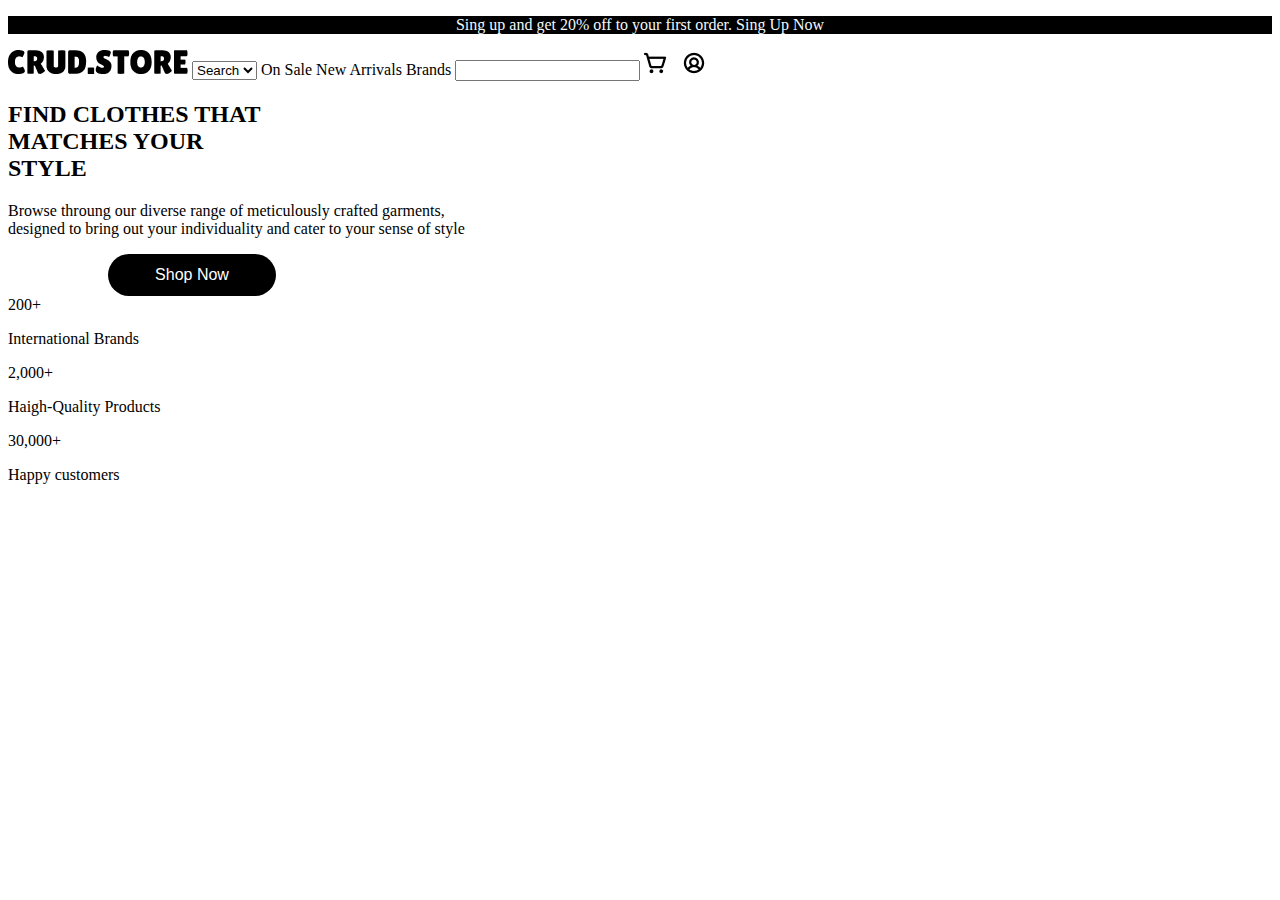
<file: copiar_pagina/index.html>
<!DOCTYPE html>
<html lang="en">
<head>
    <meta charset="UTF-8">
    <meta name="viewport" content="width=device-width, initial-scale=1.0">
    <title>Copia</title>
    <link rel="stylesheet" href="pagina.css">
</head>
<body>
    <header class="principal">
        <p>Sing up and get 20% off to your first order. Sing Up Now</p>
    </header>
    <nav>
        <img src="./assets/CRUD.STORE.png" alt="logo">
        <select name="shop" id="shop">
            <option value="search">Search</option>
        </select>
        <a href="">On Sale</a>
        <a href="">New Arrivals</a>
        <a href="">Brands</a>
        <label for="">
            <input type="search">
        </label>
        <img src="./assets/Frame 5.png" alt="icono_header">
    </nav>
    <section>
        <div>
            <h2>FIND CLOTHES THAT <br> MATCHES YOUR <br> STYLE</h2>
            <P>Browse throung our diverse range of meticulously crafted  garments, <br>
                designed to bring out your individuality and cater  to your sense of style
            </P>
            <button>Shop Now</button>
            <article>200+</article>
            <p>International Brands</p>
            <article>2,000+</article>
            <p>Haigh-Quality Products</p>
            <article>30,000+</article>
            <p>Happy customers</p>

        </div>
    </section>
</body>
</html>
</file>
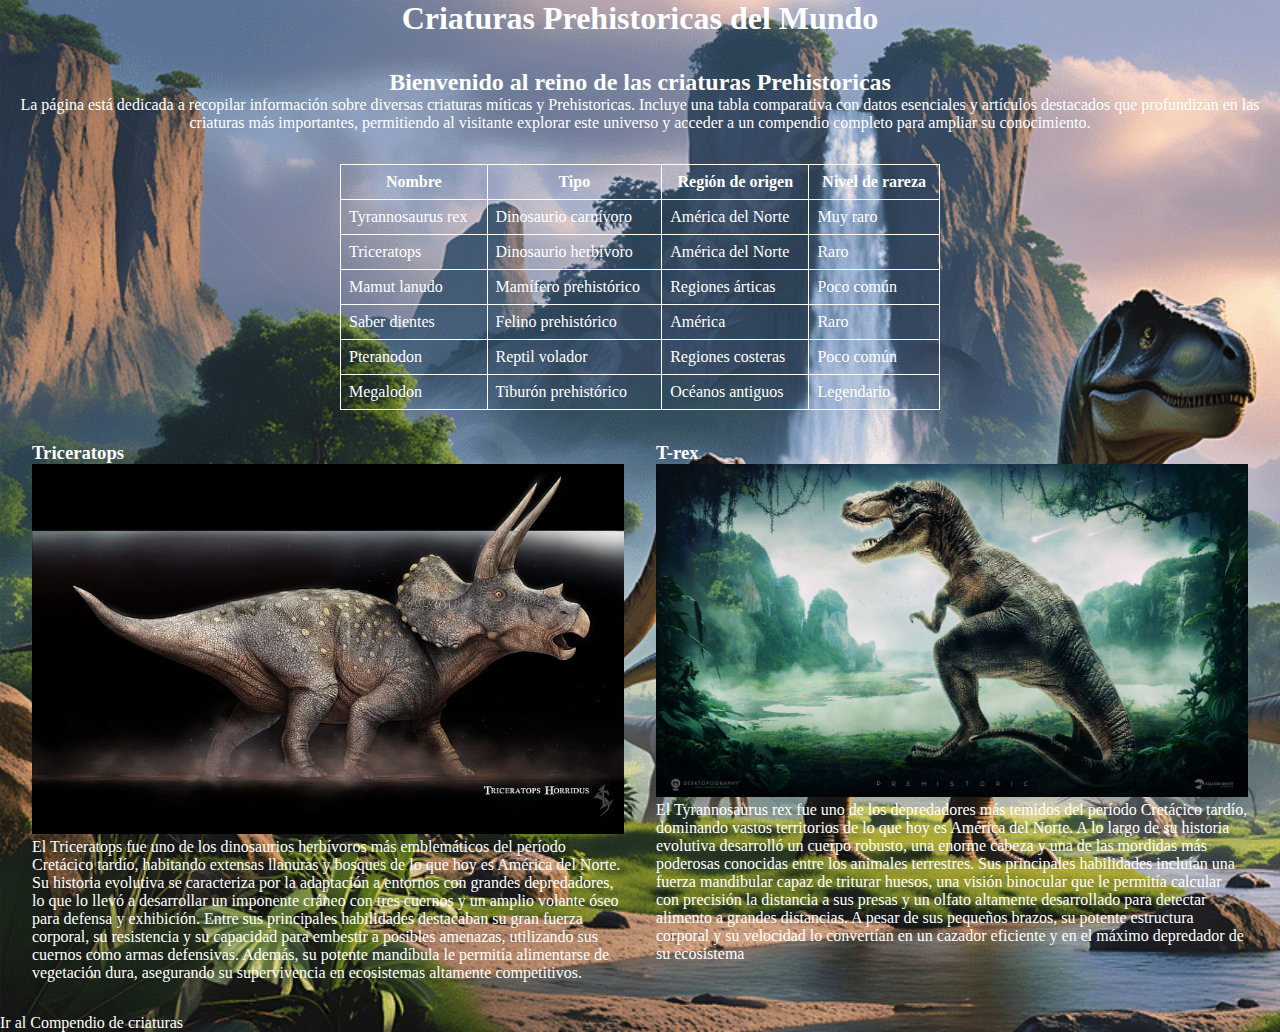
<file: Directorio de Criaturas Fantásticas/index.html>
<!DOCTYPE html>
<html lang="en">
<head>
    <meta charset="UTF-8">
    <meta name="viewport" content="width=device-width, initial-scale=1.0">
    <title>Document</title>
    <link rel="stylesheet" href="criaturas fantasticas.css">
</head>
<body>
    <h1 class="title">Criaturas Prehistoricas del Mundo</h1>
    <section class="introduction">
        <h2>Bienvenido al reino de las criaturas Prehistoricas</h2>
        <p>La página está dedicada a recopilar información sobre diversas criaturas míticas y Prehistoricas. 
            Incluye una tabla comparativa con datos esenciales y artículos destacados que profundizan en las criaturas más importantes, 
            permitiendo al visitante explorar este universo y acceder a un compendio completo para ampliar su conocimiento.</p>
    </section>
    <div class="table_prehistoric">
        <table>
        <thead>
            <tr>
            <th>Nombre</th>
            <th>Tipo</th>
            <th>Región de origen</th>
            <th>Nivel de rareza</th>
            </tr>
        </thead>
        <tbody>
            <tr>
            <td>Tyrannosaurus rex</td>
            <td>Dinosaurio carnívoro</td>
            <td>América del Norte</td>
            <td>Muy raro</td>
            </tr>
            <tr>
            <td>Triceratops</td>
            <td>Dinosaurio herbívoro</td>
            <td>América del Norte</td>
            <td>Raro</td>
            </tr>
            <tr>
            <td>Mamut lanudo</td>
            <td>Mamífero prehistórico</td>
            <td>Regiones árticas</td>
            <td>Poco común</td>
            </tr>
            <tr>
            <td>Saber dientes</td>
            <td>Felino prehistórico</td>
            <td>América</td>
            <td>Raro</td>
            </tr>
            <tr>
            <td>Pteranodon</td>
            <td>Reptil volador</td>
            <td>Regiones costeras</td>
            <td>Poco común</td>
            </tr>
            <tr>
            <td>Megalodon</td>
            <td>Tiburón prehistórico</td>
            <td>Océanos antiguos</td>
            <td>Legendario</td>
            </tr>
        </tbody>
        </table>
    </div>
    <section class="dinosaurs">
        <article>
            <h3>Triceratops</h3>
            <img src="triceratop.jpg" alt="triceratop">
            <p>El Triceratops fue uno de los dinosaurios herbívoros más emblemáticos del período Cretácico tardío,
                habitando extensas llanuras y bosques de lo que hoy es América del Norte.
                Su historia evolutiva se caracteriza por la adaptación a entornos con grandes depredadores,
                lo que lo llevó a desarrollar un imponente cráneo con tres cuernos y un amplio volante óseo para defensa y exhibición.
                Entre sus principales habilidades destacaban su gran fuerza corporal,
                su resistencia y su capacidad para embestir a posibles amenazas, utilizando sus cuernos como armas defensivas.
                Además, su potente mandíbula le permitía alimentarse de vegetación dura,
                asegurando su supervivencia en ecosistemas altamente competitivos.</p>
        </article>

        <article class="T-rex">
            <h3>T-rex</h3>
            <img src="T-rex.jpg" alt="T-rex">
            <p>El Tyrannosaurus rex fue uno de los depredadores más temidos del período Cretácico tardío,
                dominando vastos territorios de lo que hoy es América del Norte.
                A lo largo de su historia evolutiva desarrolló un cuerpo robusto,
                una enorme cabeza y una de las mordidas más poderosas conocidas entre los animales terrestres.
                Sus principales habilidades incluían una fuerza mandibular capaz de triturar huesos,
                una visión binocular que le permitía calcular con precisión la distancia a sus presas y 
                un olfato altamente desarrollado para detectar alimento a grandes distancias. A pesar de sus pequeños brazos,
                su potente estructura corporal y su velocidad lo convertían en un cazador eficiente y en el máximo depredador de su ecosistema</p>
        </article>
    </section>
    <a href="https://www-prehistoric--wildlife-com.translate.goog/?_x_tr_sl=en&_x_tr_tl=es&_x_tr_hl=es&_x_tr_pto=tc">Ir al Compendio de criaturas</a>
</body>
</html>
</file>
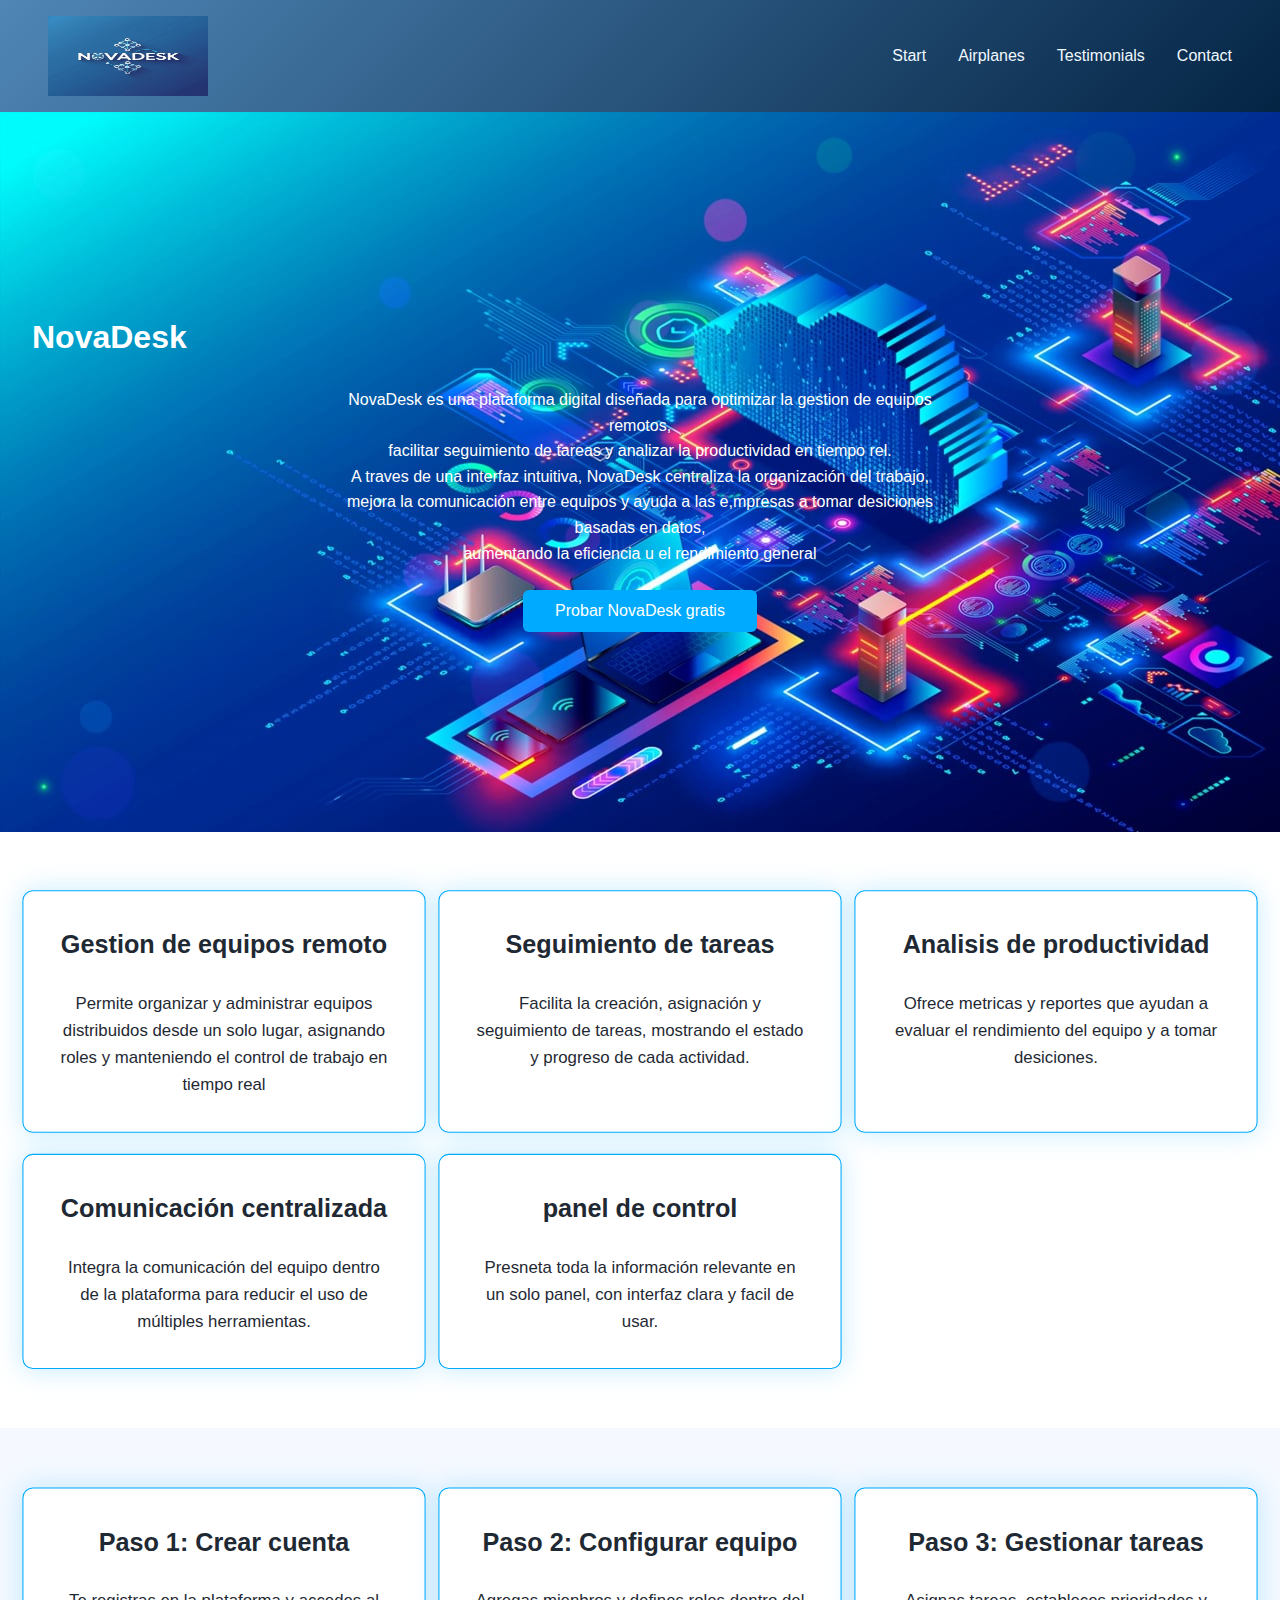
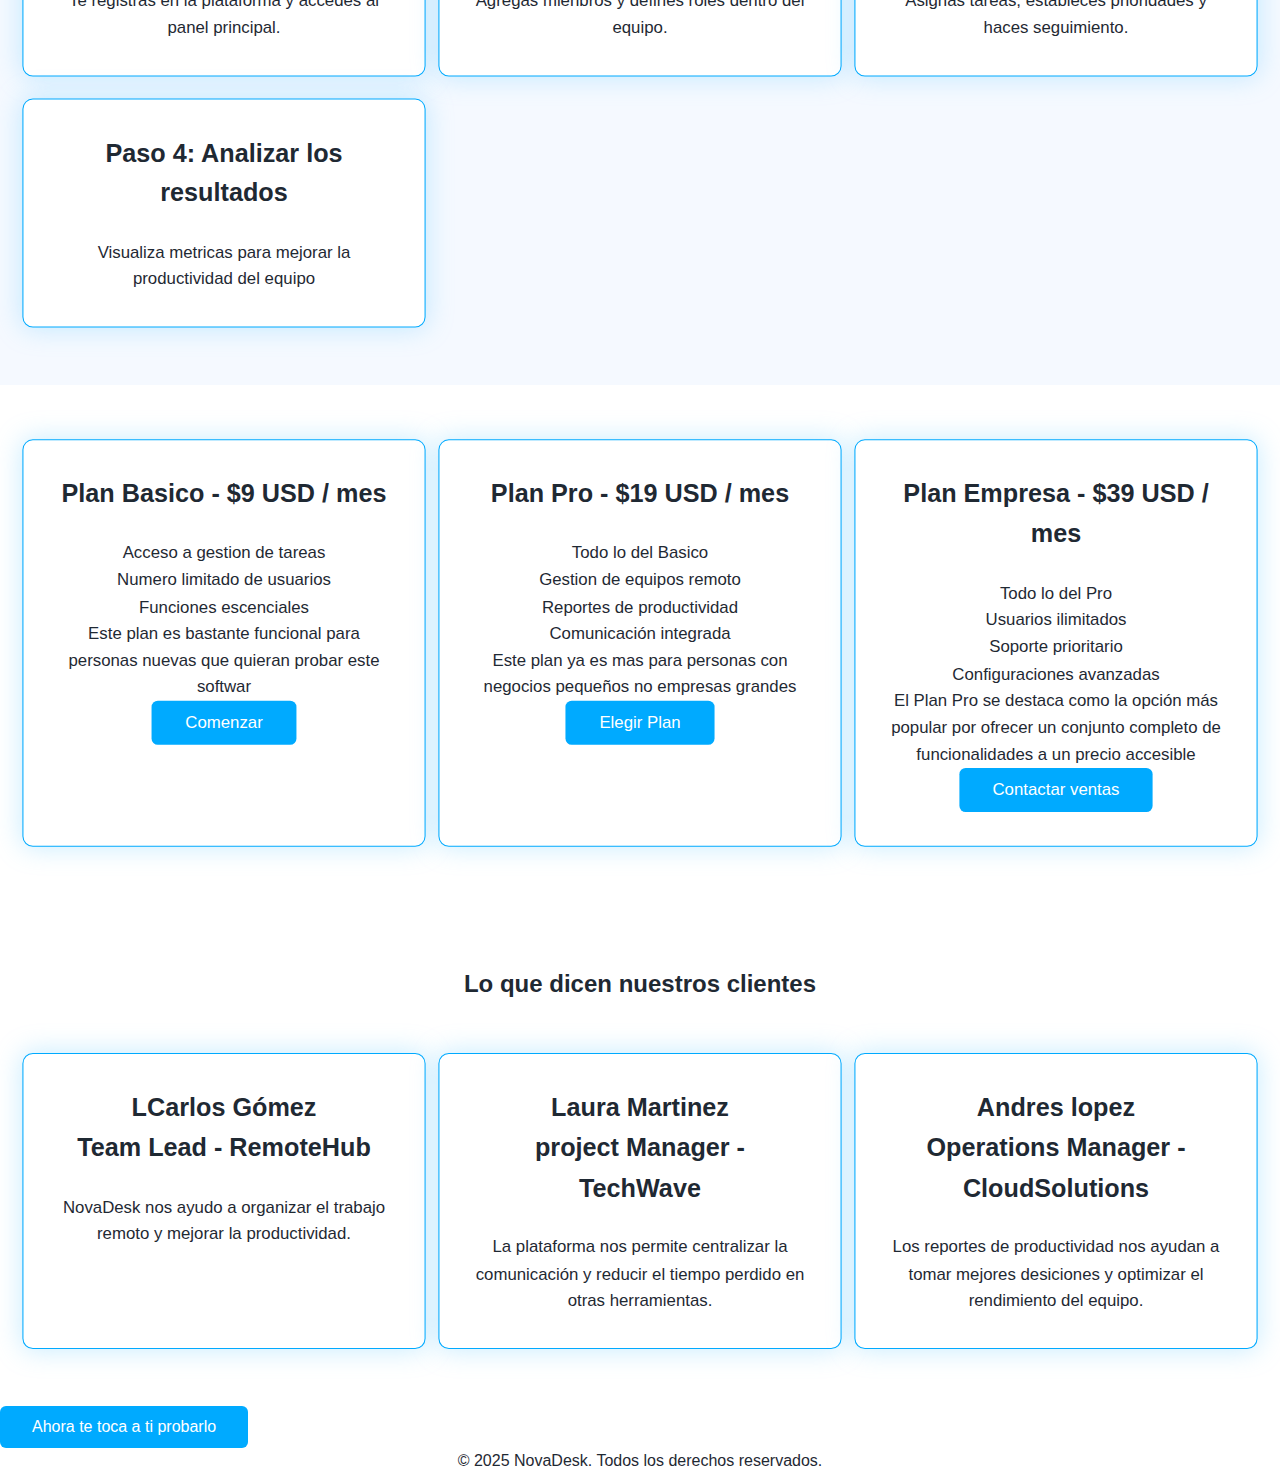
<file: novadesk-landing/index.html>
<!DOCTYPE html>
<html lang="en">
<head>
    <meta charset="UTF-8">
    <meta name="viewport" content="width=device-width, initial-scale=1.0">
    <title>NovaDesk</title>
    <link rel="stylesheet" href="./css/Styles.css">
</head>
<body>
    <header>
        
            <img class="logo" src="./images/images.png" alt="Logo">
        

        <nav>
            <ul>
                <a href="Start">Start</a>
                <a href="Airplanes">Airplanes</a>
                <a href="Testimonials">Testimonials</a>
                <a href="Contact">Contact</a>
            </ul>
        </nav>
    </header>

    <section class="primera_S">
        <h1>NovaDesk</h1>
        <p>NovaDesk es una plataforma digital diseñada para optimizar la gestion de equipos remotos, 
            <br> facilitar seguimiento de tareas y analizar la productividad en tiempo rel. 
            <br> A traves de una interfaz  intuitiva, NovaDesk centraliza la organización del trabajo, 
            <br> mejora la comunicación entre equipos y ayuda a las e,mpresas a tomar desiciones basadas en datos, 
            <br> aumentando la eficiencia u el rendimiento general</p>
        <button>Probar NovaDesk gratis</button>
    </section>

    <section class="Features">
        <article class="articulo_1">
            <h2>Gestion de equipos remoto</h2>
            <p>Permite organizar y administrar equipos distribuidos desde un solo lugar, asignando roles y manteniendo el control de trabajo en tiempo real</p>
        </article>

        <article class="articulo_2"> 
            <h2>Seguimiento de tareas</h2>
            <p>Facilita la creación, asignación y seguimiento de tareas, mostrando el estado y progreso de cada actividad.</p>
        </article>

        <article class="articulo_3">
            <h2>Analisis de productividad</h2>
            <p>Ofrece metricas y reportes que ayudan a evaluar el rendimiento del equipo y a tomar desiciones.</p>
        </article>

        <article class="articulo_4">
            <h2>Comunicación centralizada</h2>
            <p>Integra la comunicación del equipo dentro de la plataforma para reducir el uso de múltiples herramientas.</p>
        </article>

        <article class="articulo_5">
            <h2>panel de control</h2>
            <p>Presneta toda la información relevante en un solo panel, con interfaz clara y facil de usar.</p>
        </article>

    </section>

    <section class="como_funciona_S">

        <article class="articulo_6">
            <h2>Paso 1: Crear cuenta</h2>
            <p>Te registras en la plataforma y accedes al panel principal.</p>
        </article>

        <article class="articulo_7">
            <h2>Paso 2: Configurar equipo</h2>
            <p>Agregas mienbros y defines roles dentro del equipo.</p>
        </article>

        <article class="articulo_8">
            <h2>Paso 3: Gestionar tareas</h2>
            <p>Asignas tareas, estableces prioridades y haces seguimiento.</p>
        </article>

        <article class="articulo_9">
            <h2>Paso 4: Analizar los resultados</h2>
            <p>Visualiza metricas para mejorar la productividad del equipo</p>
        </article>
    </section>

    <section class="precios_S">
        <article lass="articulo_10">
            <h2>Plan Basico - $9 USD / mes</h2>
            <p>Acceso a gestion de tareas <br> Numero limitado de usuarios <br> Funciones escenciales <br>Este plan es bastante funcional para personas nuevas que quieran probar este softwar</p>
            <button>Comenzar</button>
        </article>

        <article class="articulo_11">
            <h2>Plan Pro - $19 USD / mes</h2>
            <p>Todo lo del Basico <br> Gestion de equipos remoto <br> Reportes de productividad <br>Comunicación integrada <br>Este plan ya es mas para personas con negocios pequeños no empresas grandes</p>
            <button>Elegir Plan</button>
        </article>

        <article class="articulo_12">
            <h2>Plan Empresa - $39 USD / mes</h2>
            <p>Todo lo del Pro <br> Usuarios ilimitados <br>Soporte prioritario <br>Configuraciones avanzadas <br>El Plan Pro se destaca como la opción más popular por ofrecer un conjunto completo de funcionalidades a un precio accesible</p>
            <button>Contactar ventas</button>
        </article>
    </section>
    
    <section class="testimoneos_S">
        <h2>Lo que dicen nuestros clientes</h2>

        <article class="articulo_13">
            <h2>LCarlos Gómez <br> Team Lead - RemoteHub</h2>
            <p>NovaDesk nos ayudo a organizar el trabajo remoto y mejorar la productividad.</p>
        </article>
        
        <article class="articulo_14">
            <h2>Laura Martinez <br> project Manager - TechWave</h2>
            <p>La plataforma nos permite centralizar la comunicación y reducir el tiempo perdido en otras herramientas.</p>
        </article>

        <article class="articulo_15">
            <h2>Andres lopez <br>Operations Manager - CloudSolutions</h2>
            <p>Los reportes de productividad nos ayudan a tomar mejores desiciones y optimizar el rendimiento del equipo.</p>
        </article>        
    </section>
    <button>Ahora te toca a ti probarlo</button>
    <footer>
        <p>© 2025 NovaDesk. Todos los derechos reservados.</p>
    </footer>
</body>
</html>
</file>
<file: copiar_pagina/pagina.css>
.buscador {
  display: flex;
  align-items: center;
  width: 680px;
  height: 50px;
  padding: 0 15px;
  border: 1px solid #ccc;
  border-radius: 25px;
  margin-bottom: 10px;
}

.buscador input {
  width: 1500px;        /* controla qué tan a la izquierda queda */
  font-size: 16px;
  border: none;
  outline: none;

}

.buscador button {
  background: transparent;
  border: none;
  font-size: 20px;
  cursor: pointer;
   margin-left: -40px;
}


a{
    text-decoration: none;
    color: black;
}
input{
    font-size: px;
}

.principal{
    text-align: center;
    background-color: black;
    color: aliceblue;
}

.primer_nav{
    display: flex;
    justify-content: center;
    align-items: center;
    gap: 4.5rem;
}

.first{
    background-image: url(./assets/Rectangle\ 2.png);
    background-size: cover;
    background-position: center;
    background-repeat: no-repeat;
 
    
}

.title_img{
    padding-top: 100px;
    padding-left: 100px;
    font-size: 50px;
}

.div_sale{
    display: flex;
    padding-left: 100px;
    padding-bottom: 200px;
    gap: 3rem;
}

.p_1{
    margin-top: -30px;
    padding-left: 100px;

}

.articulo2{
    border-left: 1px solid gray;
    padding-left: 3rem;
}

.articulo3{
    border-left: 1px solid gray;
    padding-left: 3rem;
}

.brands{
    display: flex;
    background-color: black;
    justify-content: space-evenly; /*se genera un espacio entre las cosas y lo centra*/
    align-items: center;
    gap: 100px;
    width: 1440;
    height: 122px;
    margin-top: rem;
}

.info_principal h2{
    font-size: 3rem;
    
}



button {
    width: 10.5rem;
    background-color: black;
    color: white;
    padding: 12px 20px;
    margin-left: 100px;
    border: none;
    border-radius: 60px;

    font-size: 16px;
}

.info_principal{
    display: flex;
    flex-direction: column;
    gap: 10px;
}
</file>
<file: Directorio de Criaturas Fantásticas/criaturas fantasticas.css>
*{
    padding: 0;
    margin: 0;
    box-sizing: border-box;
    text-decoration-line: none;
    color: white;
}

body{
    color: white;
    background-image: url(fondo.png);
    background-repeat: no-repeat;
    background-size: 150%;
}

.title {
    text-align: center;
    margin-bottom: 2rem;
}

.introduction{
    text-align: center;
}


.table_prehistoric{
    display: flex;
    justify-content: center;
    margin: 2rem;
    overflow-x: auto; /* Para que la tabla se desplace en móvil */
}

table {
  border-collapse: collapse;
  min-width: 600px; /* Mantiene algo de tamaño mínimo */
}

th, td {
  border: 1px solid #ffffff;
  padding: 8px;
}

img{
    width: 50rem;
    height: 30rem;
    max-width: 100%;
    height: auto; /* Hace que la imagen sea flexible */
}

.T-rex img{
    width: 150rem;
}
/* =========================
   SECCIÓN DINOSAURIOS CON GRID
   ========================= */
.dinosaurs{
    display: grid;
    grid-template-columns: repeat(auto-fit, minmax(250px, 1fr));
    gap: 2rem;
    margin: 2rem;
}

/* =========================
   MEDIA QUERIES PARA RESPONSIVE
   ========================= */
@media (max-width: 1024px) {
    img {
        width: 30rem;
        height: auto;
    }
}

@media (max-width: 768px) {
    .table_prehistoric {
        margin: 1rem;
    }

    img {
        width: 90%;
        height: auto;
    }

    .title {
        font-size: 1.8rem;
    }
}

@media (max-width: 480px) {
    body {
        font-size: 14px;
    }

    .title {
        font-size: 1.5rem;
        margin-bottom: 1rem;
    }

    .introduction {
        padding: 0 1rem;
    }
}
</file>
<file: novadesk-landing/css/Styles.css>
/* =====================
   RESET BÁSICO
===================== */
* {
  margin: 0;
  padding: 0;
  box-sizing: border-box;
}

/* =====================
   ESTILOS GENERALES
===================== */
body {
  font-family: Arial, Helvetica, sans-serif;
  line-height: 1.6;
  color: #1f2933;
}

a {
  text-decoration: none;
  color: aliceblue;
}

ul {
  list-style: none;
  display: flex;
  gap: 2rem;
}

h2 {
  text-align: center;
  margin-bottom: 1.5rem;
}

p {
  text-align: center;
  max-width: 600px;
  margin: 0 auto;
}

/* =====================
   HEADER
===================== */
header {
  background: linear-gradient(135deg, #4f86b6,#042444);
  display: flex;
  justify-content: space-between;
  align-items: center;
  padding: 1rem 3rem;
}

header img{
    width: 10rem;
    height: 5rem;
}

/* =====================
   HERO / PRIMERA SECCIÓN
===================== */
.primera_S {
  background-image: url(../images/primera_S.jpg);
  background-repeat: no-repeat;
  background-size: cover;
  background-position: center;
  min-height: 80vh;

  display: flex;
  flex-direction: column;
  justify-content: center;
  gap: 1.5rem;

  padding: 4rem 2rem;
  color: white;
}

/* =====================
   BOTONES
===================== */
button {
  background-color: rgb(0, 170, 255);
  color: white;
  border: none;
  padding: 0.75rem 2rem;
  border-radius: 6px;
  font-size: 1rem;
  cursor: pointer;
  align-self: center;
}

button:hover {
  background-color: rgb(0, 145, 220);
}

/* =====================
   FEATURES
===================== */
.Features {
  display: grid;
  grid-template-columns: repeat(3, 1fr);
  gap: 2rem;
  padding: 4rem 2rem;
}

article {
  background-color: white;
  padding: 2rem;
  border-radius: 10px;
  box-shadow: 0 0 25px rgba(115, 207, 255, 0.4);
  text-align: center;
  border: 1px solid rgb(0, 170, 255);
  transform: scale(1.05);

}

/* =====================
   CÓMO FUNCIONA
===================== */
.como_funciona_S {
  display: grid;
  grid-template-columns: repeat(3, 1fr);
  gap: 2rem;
  padding: 4rem 2rem;
  background-color: #f5f9ff;
}

/* =====================
   PRECIOS
===================== */
.precios_S {
  display: grid;
  grid-template-columns: repeat(3, 1fr);
  gap: 2rem;
  padding: 4rem 2rem;
}



/* =====================
   testimoneos_S
===================== */
.testimoneos_S {
  display: grid;
  grid-template-columns: repeat(3, 1fr);
  gap: 2rem;
  padding: 4rem 2rem;
}

.testimoneos_S h2 {
  grid-column: 1 / -1;
}

/* =====================
   RESPONSIVE
===================== */
@media (max-width: 900px) {
  ul {
    gap: 1rem;
  }

  .Features,
  .como_funciona_S,
  .precios_S {
    grid-template-columns: repeat(2, 1fr);
  }
}

@media (max-width: 600px) {
  header {
    flex-direction: column;
    gap: 1rem;
  }

  ul {
    flex-direction: column;
    align-items: center;
  }

  .testimoneos_S,
  .Features,
  .como_funciona_S,
  .precios_S {
    grid-template-columns: 1fr;
  }

  .primera_S {
    min-height: 70vh;
    text-align: center;
  }
}
</file>
